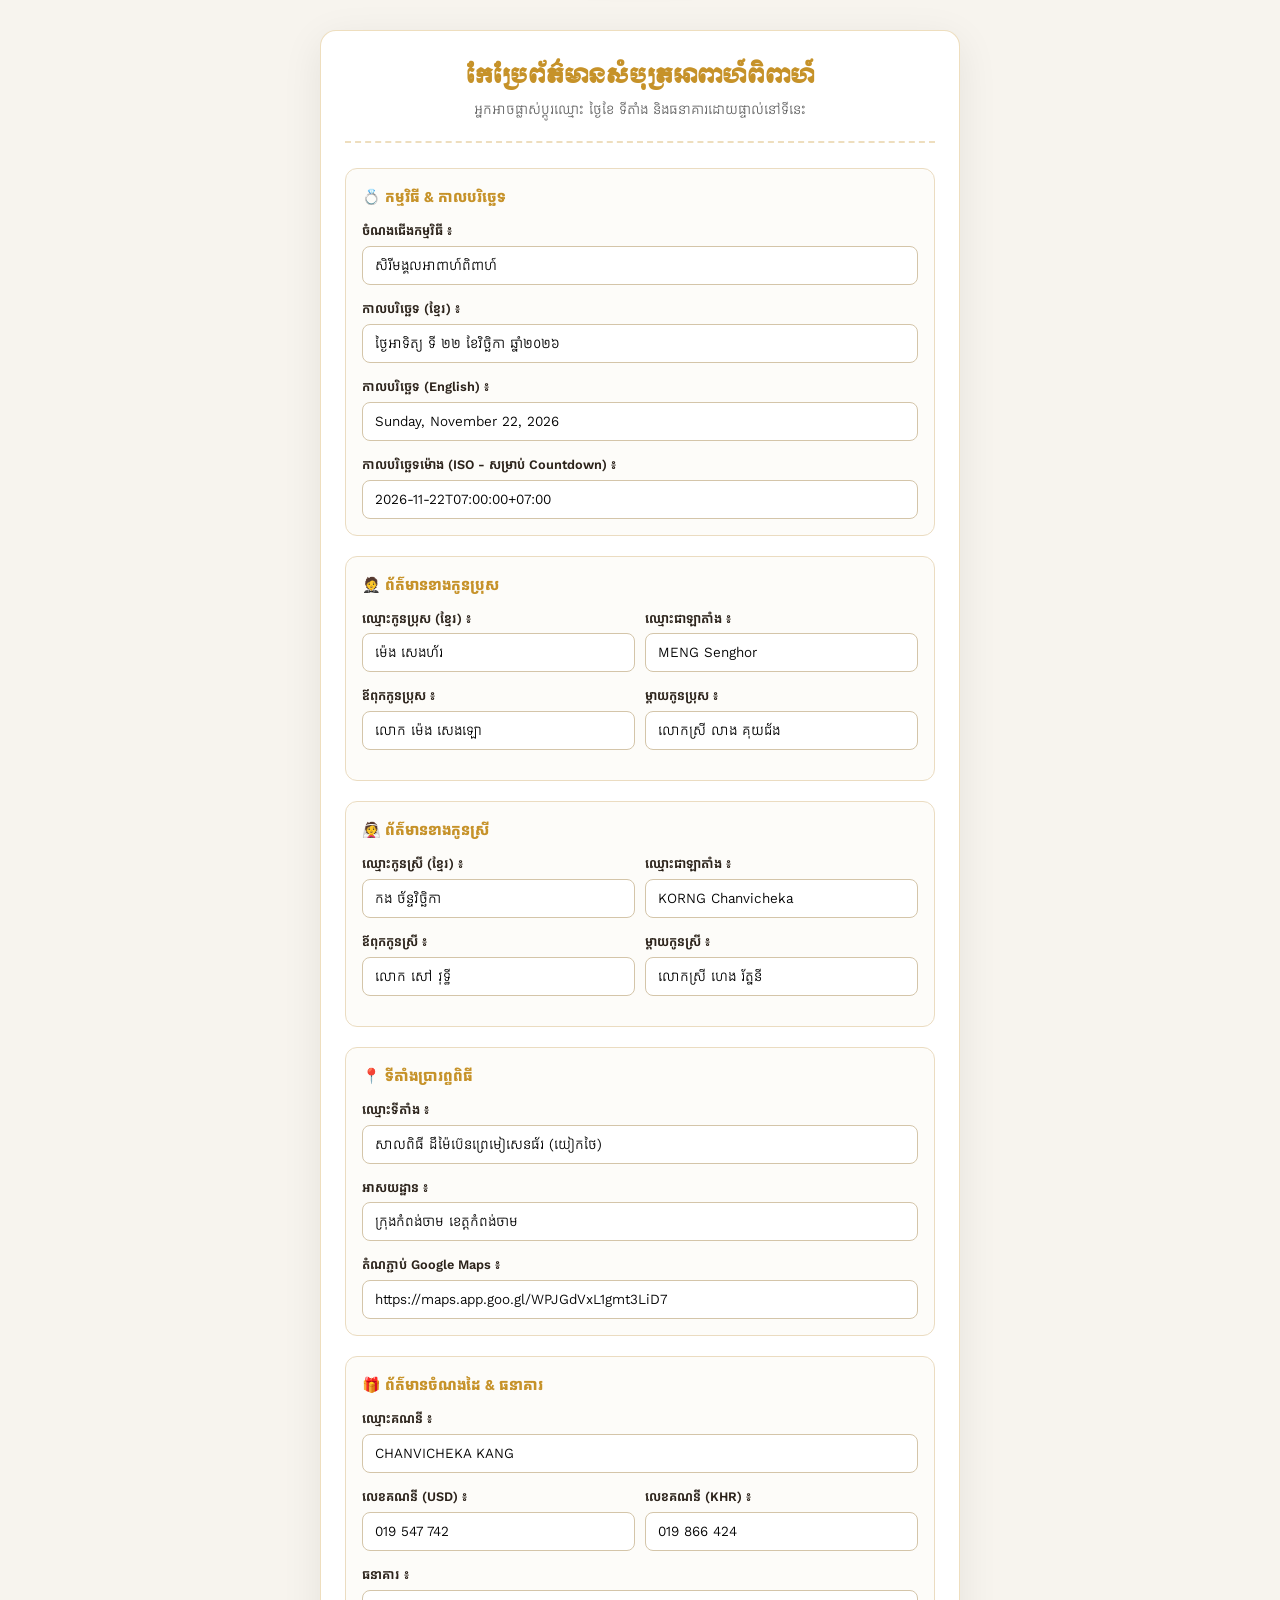
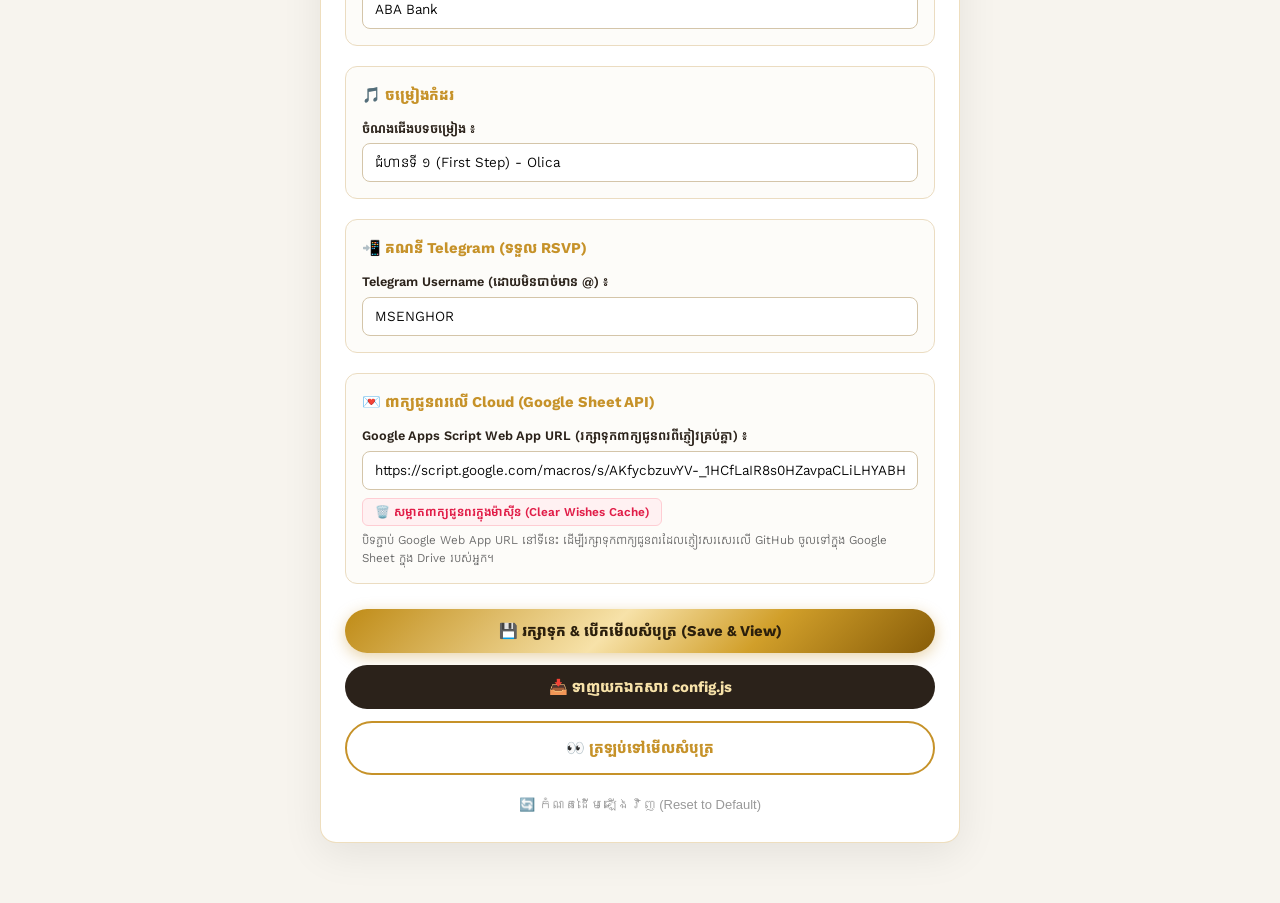
<file: edit.html>
<!DOCTYPE html>
<html lang="km">
<head>
    <meta charset="UTF-8">
    <meta name="viewport" content="width=device-width, initial-scale=1.0">
    <title>កែប្រែព័ត៌មានសំបុត្រអាពាហ៍ពិពាហ៍ | Edit Wedding Info</title>
    <link href="https://fonts.googleapis.com/css2?family=Kantumruy+Pro:wght@300;400;600;700&family=Moul&display=swap" rel="stylesheet">
    <style>
        :root {
            --primary-gold: #c69229;
            --gold-gradient: linear-gradient(135deg, #bf8b16 0%, #f7e2a9 45%, #d19f2a 70%, #875c08 100%);
            --bg-color: #f7f4ee;
            --text-main: #2b221a;
        }
        * { box-sizing: border-box; margin: 0; padding: 0; }
        body {
            font-family: 'Kantumruy Pro', sans-serif;
            background: var(--bg-color);
            color: var(--text-main);
            padding: 30px 15px 60px;
            line-height: 1.6;
        }
        .container {
            max-width: 640px;
            margin: 0 auto;
            background: #ffffff;
            border-radius: 16px;
            padding: 30px 24px;
            box-shadow: 0 10px 40px rgba(0,0,0,0.08);
            border: 1px solid rgba(198, 146, 41, 0.3);
        }
        .header {
            text-align: center;
            margin-bottom: 25px;
            border-bottom: 2px dashed rgba(198, 146, 41, 0.3);
            padding-bottom: 20px;
        }
        .header h1 {
            font-family: 'Moul', cursive;
            font-size: 20px;
            color: var(--primary-gold);
            margin-bottom: 6px;
        }
        .header p {
            font-size: 14px;
            color: #666;
        }
        .section-box {
            background: #fdfcf9;
            border: 1px solid #ebdcc1;
            border-radius: 12px;
            padding: 16px;
            margin-bottom: 20px;
        }
        .section-box h3 {
            font-size: 15px;
            color: var(--primary-gold);
            margin-bottom: 12px;
            display: flex;
            align-items: center;
            gap: 8px;
        }
        .form-group {
            margin-bottom: 14px;
        }
        .form-group:last-child {
            margin-bottom: 0;
        }
        .form-group label {
            display: block;
            font-size: 13px;
            font-weight: 600;
            margin-bottom: 4px;
        }
        .form-control {
            width: 100%;
            padding: 10px 12px;
            border: 1px solid #d4c5a9;
            border-radius: 8px;
            font-family: 'Kantumruy Pro', sans-serif;
            font-size: 14px;
        }
        .form-control:focus {
            outline: none;
            border-color: var(--primary-gold);
            box-shadow: 0 0 0 3px rgba(198, 146, 41, 0.2);
        }
        .row-2 {
            display: grid;
            grid-template-columns: 1fr 1fr;
            gap: 10px;
        }
        .actions-box {
            display: flex;
            flex-direction: column;
            gap: 12px;
            margin-top: 25px;
        }
        .btn {
            padding: 13px;
            border-radius: 50px;
            border: none;
            font-family: 'Kantumruy Pro', sans-serif;
            font-size: 15px;
            font-weight: 700;
            cursor: pointer;
            display: flex;
            align-items: center;
            justify-content: center;
            gap: 8px;
            transition: all 0.25s ease;
            text-decoration: none;
        }
        .btn-save {
            background: var(--gold-gradient);
            color: #2b1f0c;
            box-shadow: 0 4px 15px rgba(198, 146, 41, 0.4);
        }
        .btn-save:hover {
            transform: translateY(-2px);
            box-shadow: 0 8px 20px rgba(198, 146, 41, 0.5);
        }
        .btn-download {
            background: #2b221a;
            color: #f7e2a9;
        }
        .btn-download:hover {
            background: #413428;
        }
        .btn-view {
            background: #ffffff;
            color: var(--primary-gold);
            border: 2px solid var(--primary-gold);
        }
        .btn-reset {
            background: transparent;
            color: #999;
            font-size: 13px;
            border: none;
            cursor: pointer;
            margin-top: 10px;
        }
        .toast {
            position: fixed;
            top: 20px;
            left: 50%;
            transform: translateX(-50%) translateY(-100px);
            background: #2b221a;
            color: #f7e2a9;
            padding: 12px 24px;
            border-radius: 50px;
            font-size: 14px;
            box-shadow: 0 10px 25px rgba(0,0,0,0.25);
            transition: transform 0.3s ease;
            z-index: 9999;
        }
        .toast.show {
            transform: translateX(-50%) translateY(0);
        }
    </style>
</head>
<body>

    <div id="toast" class="toast">បានរក្សាទុករួចរាល់!</div>

    <div class="container">
        <div class="header">
            <h1>កែប្រែព័ត៌មានសំបុត្រអាពាហ៍ពិពាហ៍</h1>
            <p>អ្នកអាចផ្លាស់ប្តូរឈ្មោះ ថ្ងៃខែ ទីតាំង និងធនាគារដោយផ្ទាល់នៅទីនេះ</p>
        </div>

        <form id="editForm">
            <!-- ព័ត៌មានទូទៅ -->
            <div class="section-box">
                <h3>💍 កម្មវិធី &amp; កាលបរិច្ឆេទ</h3>
                <div class="form-group">
                    <label>ចំណងជើងកម្មវិធី ៖</label>
                    <input type="text" id="weddingTitle" class="form-control" value="សិរីមង្គលអាពាហ៍ពិពាហ៍">
                </div>
                <div class="form-group">
                    <label>កាលបរិច្ឆេទ (ខ្មែរ) ៖</label>
                    <input type="text" id="weddingDateKhmer" class="form-control" value="ថ្ងៃអាទិត្យ ទី ២២ ខែវិច្ឆិកា ឆ្នាំ២០២៦">
                </div>
                <div class="form-group">
                    <label>កាលបរិច្ឆេទ (English) ៖</label>
                    <input type="text" id="weddingDateEnglish" class="form-control" value="Sunday, November 22, 2026">
                </div>
                <div class="form-group">
                    <label>កាលបរិច្ឆេទម៉ោង (ISO - សម្រាប់ Countdown) ៖</label>
                    <input type="text" id="weddingDateISO" class="form-control" value="2026-11-22T07:00:00+07:00">
                </div>
            </div>

            <!-- ខាងប្រុស -->
            <div class="section-box">
                <h3>🤵 ព័ត៌មានខាងកូនប្រុស</h3>
                <div class="row-2">
                    <div class="form-group">
                        <label>ឈ្មោះកូនប្រុស (ខ្មែរ) ៖</label>
                        <input type="text" id="groomKhmerName" class="form-control" value="ម៉េង សេងហ័រ">
                    </div>
                    <div class="form-group">
                        <label>ឈ្មោះជាឡាតាំង ៖</label>
                        <input type="text" id="groomEnglishName" class="form-control" value="MENG Senghor">
                    </div>
                </div>
                <div class="row-2">
                    <div class="form-group">
                        <label>ឪពុកកូនប្រុស ៖</label>
                        <input type="text" id="groomFather" class="form-control" value="លោក ម៉េង សេងឡៅ">
                    </div>
                    <div class="form-group">
                        <label>ម្ដាយកូនប្រុស ៖</label>
                        <input type="text" id="groomMother" class="form-control" value="លោកស្រី លាង ជ័ង">
                    </div>
                </div>
            </div>

            <!-- ខាងស្រី -->
            <div class="section-box">
                <h3>👰 ព័ត៌មានខាងកូនស្រី</h3>
                <div class="row-2">
                    <div class="form-group">
                        <label>ឈ្មោះកូនស្រី (ខ្មែរ) ៖</label>
                        <input type="text" id="brideKhmerName" class="form-control" value="កង ច័ន្ទវិច្ឆិកា">
                    </div>
                    <div class="form-group">
                        <label>ឈ្មោះជាឡាតាំង ៖</label>
                        <input type="text" id="brideEnglishName" class="form-control" value="KORNG Chanvicheka">
                    </div>
                </div>
                <div class="row-2">
                    <div class="form-group">
                        <label>ឪពុកកូនស្រី ៖</label>
                        <input type="text" id="brideFather" class="form-control" value="លោក សៅ វុទ្ធី">
                    </div>
                    <div class="form-group">
                        <label>ម្ដាយកូនស្រី ៖</label>
                        <input type="text" id="brideMother" class="form-control" value="លោកស្រី ហេង រ័ត្ននី">
                    </div>
                </div>
            </div>

            <!-- ទីតាំង -->
            <div class="section-box">
                <h3>📍 ទីតាំងប្រារព្ធពិធី</h3>
                <div class="form-group">
                    <label>ឈ្មោះទីតាំង ៖</label>
                    <input type="text" id="venueName" class="form-control" value="សាលពិធី ដឹម៉ៃប៊េនព្រេមៀសេនធ័រ (យៀកថៃ)">
                </div>
                <div class="form-group">
                    <label>អាសយដ្ឋាន ៖</label>
                    <input type="text" id="venueAddress" class="form-control" value="ក្រុងកំពង់ចាម ខេត្តកំពង់ចាម">
                </div>
                <div class="form-group">
                    <label>តំណភ្ជាប់ Google Maps ៖</label>
                    <input type="text" id="googleMapsUrl" class="form-control" value="https://maps.app.goo.gl/WPJGdVxL1gmt3LiD7">
                </div>
            </div>

            <!-- ចំណងដៃ -->
            <div class="section-box">
                <h3>🎁 ព័ត៌មានចំណងដៃ &amp; ធនាគារ</h3>
                <div class="form-group">
                    <label>ឈ្មោះគណនី ៖</label>
                    <input type="text" id="giftAccountName" class="form-control" value="CHANVICHEKA KANG">
                </div>
                <div class="row-2">
                    <div class="form-group">
                        <label>លេខគណនី (USD) ៖</label>
                        <input type="text" id="giftAccountNumber" class="form-control" value="019 547 742">
                    </div>
                    <div class="form-group">
                        <label>លេខគណនី (KHR) ៖</label>
                        <input type="text" id="giftAccountNumberKhr" class="form-control" value="019 866 424">
                    </div>
                </div>
                <div class="form-group">
                    <label>ធនាគារ ៖</label>
                    <input type="text" id="giftBankName" class="form-control" value="ABA Bank">
                </div>
            </div>

            <!-- ចម្រៀងកំដរ -->
            <div class="section-box">
                <h3>🎵 ចម្រៀងកំដរ</h3>
                <div class="form-group">
                    <label>ចំណងជើងបទចម្រៀង ៖</label>
                    <input type="text" id="bgMusicTitle" class="form-control" value="ជំហានទី ១ (First Step) - Olica">
                </div>
            </div>

            <!-- ទំនាក់ទំនង & Telegram -->
            <div class="section-box">
                <h3>📲 គណនី Telegram (ទទួល RSVP)</h3>
                <div class="form-group">
                    <label>Telegram Username (ដោយមិនបាច់មាន @) ៖</label>
                    <input type="text" id="telegramUsername" class="form-control" value="MSENGHOR">
                </div>
            </div>

            <!-- Cloud Guestbook (Google Sheets) -->
            <div class="section-box">
                <h3>💌 ពាក្យជូនពរលើ Cloud (Google Sheet API)</h3>
                <div class="form-group">
                    <label>Google Apps Script Web App URL (រក្សាទុកពាក្យជូនពរពីភ្ញៀវគ្រប់គ្នា) ៖</label>
                    <input type="url" id="wishesApiUrl" class="form-control" placeholder="https://script.google.com/macros/s/.../exec">
                    <div style="margin-top: 8px;">
                        <button type="button" id="btnClearWishes" style="background: #fff1f2; border: 1px solid #fecdd3; color: #e11d48; padding: 6px 12px; border-radius: 6px; font-size: 12px; font-weight: 600; cursor: pointer; font-family: inherit;">🗑️ សម្អាតពាក្យជូនពរក្នុងម៉ាស៊ីន (Clear Wishes Cache)</button>
                    </div>
                    <small style="color: #666; font-size: 12px; display: block; margin-top: 5px; line-height: 1.5;">
                        បិទភ្ជាប់ Google Web App URL នៅទីនេះ ដើម្បីរក្សាទុកពាក្យជូនពរដែលភ្ញៀវសរសេរលើ GitHub ចូលទៅក្នុង Google Sheet ក្នុង Drive របស់អ្នក។
                    </small>
                </div>
            </div>

            <!-- សកម្មភាព -->
            <div class="actions-box">
                <button type="button" id="btnSaveAndPreview" class="btn btn-save">
                    💾 រក្សាទុក &amp; បើកមើលសំបុត្រ (Save &amp; View)
                </button>
                <button type="button" id="btnDownloadConfig" class="btn btn-download">
                    📥 ទាញយកឯកសារ config.js
                </button>
                <a href="index.html" class="btn btn-view">
                    👀 ត្រឡប់ទៅមើលសំបុត្រ
                </a>
                <button type="button" id="btnResetDefault" class="btn-reset">
                    🔄 កំណត់ដើមឡើងវិញ (Reset to Default)
                </button>
            </div>
        </form>
    </div>

    <!-- Scripts -->
    <script src="js/config.js"></script>
    <script>
        // Load initial data from WEDDING_CONFIG or localStorage
        document.addEventListener('DOMContentLoaded', () => {
            let data = window.WEDDING_CONFIG || {};
            const saved = localStorage.getItem('wedding_custom_config');
            if (saved) {
                try {
                    data = Object.assign({}, data, JSON.parse(saved));
                } catch(e) {}
            }

            if (data.weddingTitle) document.getElementById('weddingTitle').value = data.weddingTitle;
            if (data.weddingDateKhmer) document.getElementById('weddingDateKhmer').value = data.weddingDateKhmer;
            if (data.weddingDateEnglish) document.getElementById('weddingDateEnglish').value = data.weddingDateEnglish;
            if (data.weddingDateISO) document.getElementById('weddingDateISO').value = data.weddingDateISO;

            if (data.groom) {
                document.getElementById('groomKhmerName').value = data.groom.khmerName || '';
                document.getElementById('groomEnglishName').value = data.groom.englishName || '';
                document.getElementById('groomFather').value = data.groom.father || '';
                document.getElementById('groomMother').value = data.groom.mother || '';
            }

            if (data.bride) {
                document.getElementById('brideKhmerName').value = data.bride.khmerName || '';
                document.getElementById('brideEnglishName').value = data.bride.englishName || '';
                document.getElementById('brideFather').value = data.bride.father || '';
                document.getElementById('brideMother').value = data.bride.mother || '';
            }

            if (data.venue) {
                if (data.venue.googleMapsUrl === 'https://maps.app.goo.gl/wcXT9QLLvdLVvjgZ7' || 
                    data.venue.googleMapsUrl === 'https://maps.app.goo.gl/icsCaF35qS53Zv6G9') {
                    data.venue.googleMapsUrl = 'https://maps.app.goo.gl/WPJGdVxL1gmt3LiD7';
                }
                document.getElementById('venueName').value = data.venue.name || '';
                document.getElementById('venueAddress').value = data.venue.address || '';
                document.getElementById('googleMapsUrl').value = data.venue.googleMapsUrl || '';
            }

            if (data.gift) {
                document.getElementById('giftAccountName').value = data.gift.accountName || '';
                document.getElementById('giftAccountNumber').value = data.gift.accountNumber || '';
                if (document.getElementById('giftAccountNumberKhr')) {
                    document.getElementById('giftAccountNumberKhr').value = data.gift.accountNumberKhr || '';
                }
                document.getElementById('giftBankName').value = data.gift.bankName || '';
            }

            if (data.bgMusic && data.bgMusic.title) {
                document.getElementById('bgMusicTitle').value = data.bgMusic.title;
            }

            if (data.contact) {
                document.getElementById('telegramUsername').value = data.contact.telegramUsername || '';
            }

            if (data.wishesApiUrl) {
                document.getElementById('wishesApiUrl').value = data.wishesApiUrl || '';
            }
        });

        function collectFormData() {
            return {
                weddingTitle: document.getElementById('weddingTitle').value.trim(),
                weddingDateKhmer: document.getElementById('weddingDateKhmer').value.trim(),
                weddingDateEnglish: document.getElementById('weddingDateEnglish').value.trim(),
                weddingDateISO: document.getElementById('weddingDateISO').value.trim(),
                groom: {
                    khmerName: document.getElementById('groomKhmerName').value.trim(),
                    englishName: document.getElementById('groomEnglishName').value.trim(),
                    father: document.getElementById('groomFather').value.trim(),
                    mother: document.getElementById('groomMother').value.trim(),
                    photo: "assets/images/groom.jpg"
                },
                bride: {
                    khmerName: document.getElementById('brideKhmerName').value.trim(),
                    englishName: document.getElementById('brideEnglishName').value.trim(),
                    father: document.getElementById('brideFather').value.trim(),
                    mother: document.getElementById('brideMother').value.trim(),
                    photo: "assets/images/bride.jpg"
                },
                venue: {
                    name: document.getElementById('venueName').value.trim(),
                    address: document.getElementById('venueAddress').value.trim(),
                    googleMapsUrl: document.getElementById('googleMapsUrl').value.trim(),
                    embedMapUrl: "https://www.google.com/maps/embed?pb=!1m18!1m12!1m3!1d2000!2d105.4547231!3d11.9891663!2m3!1f0!2f0!3f0!3m2!1i1024!2i768!4f13.1!3m3!1m2!1s0x310c6b24db1c00ab%3A0xde3816b0a167689b!2sThe%20May%20Benz%20Premier%20Center!5e0!3m2!1skm!2skh!4v1700000000000"
                },
                gift: {
                    accountName: document.getElementById('giftAccountName').value.trim(),
                    accountNumber: document.getElementById('giftAccountNumber').value.trim(),
                    accountNumberKhr: document.getElementById('giftAccountNumberKhr') ? document.getElementById('giftAccountNumberKhr').value.trim() : '019 866 424',
                    bankName: document.getElementById('giftBankName').value.trim(),
                    qrImage: "assets/images/qr-code.png"
                },
                bgMusic: {
                    title: document.getElementById('bgMusicTitle').value.trim(),
                    audioFile: (window.WEDDING_CONFIG && window.WEDDING_CONFIG.bgMusic && window.WEDDING_CONFIG.bgMusic.audioFile) || "assets/audio/wedding-song.mp3"
                },
                contact: {
                    telegramUsername: document.getElementById('telegramUsername').value.trim()
                },
                wishesApiUrl: document.getElementById('wishesApiUrl').value.trim()
            };
        }

        // Save & View
        document.getElementById('btnSaveAndPreview').addEventListener('click', () => {
            const data = collectFormData();
            localStorage.setItem('wedding_custom_config', JSON.stringify(data));
            showToast('បានរក្សាទុកព័ត៌មានដោយជោគជ័យ!');
            setTimeout(() => {
                window.location.href = 'index.html';
            }, 1000);
        });

        // Download config.js file
        document.getElementById('btnDownloadConfig').addEventListener('click', () => {
            const data = collectFormData();
            const configContent = `const WEDDING_CONFIG = ${JSON.stringify(Object.assign({}, window.WEDDING_CONFIG, data), null, 4)};\n\nwindow.WEDDING_CONFIG = WEDDING_CONFIG;\n`;
            
            const blob = new Blob([configContent], { type: 'application/javascript;charset=utf-8' });
            const url = URL.createObjectURL(blob);
            const a = document.createElement('a');
            a.href = url;
            a.download = 'config.js';
            document.body.appendChild(a);
            a.click();
            document.body.removeChild(a);
            URL.revokeObjectURL(url);
            showToast('បានទាញយកឯកសារ config.js! សូមយកវាទៅដាក់ក្នុង folder js/');
        });

        // Reset
        document.getElementById('btnResetDefault').addEventListener('click', () => {
            if (confirm('តើអ្នកពិតជាចង់កំណត់ព័ត៌មានដើមឡើងវិញមែនទេ?')) {
                localStorage.removeItem('wedding_custom_config');
                location.reload();
            }
        });

        document.getElementById('btnClearWishes').addEventListener('click', () => {
            if (confirm('តើអ្នកពិតជាចង់សម្អាតពាក្យជូនពរដែលបានរក្សាទុកក្នុងម៉ាស៊ីនមែនទេ?')) {
                localStorage.removeItem('wedding_wishes_senghor_vicheka');
                localStorage.removeItem('ratana_naza_wishes');
                showToast('បានសម្អាតពាក្យជូនពរក្នុង LocalStorage ដោយជោគជ័យ!');
            }
        });

        function showToast(msg) {
            const t = document.getElementById('toast');
            t.textContent = msg;
            t.classList.add('show');
            setTimeout(() => t.classList.remove('show'), 3000);
        }
    </script>
</body>
</html>
</file>
